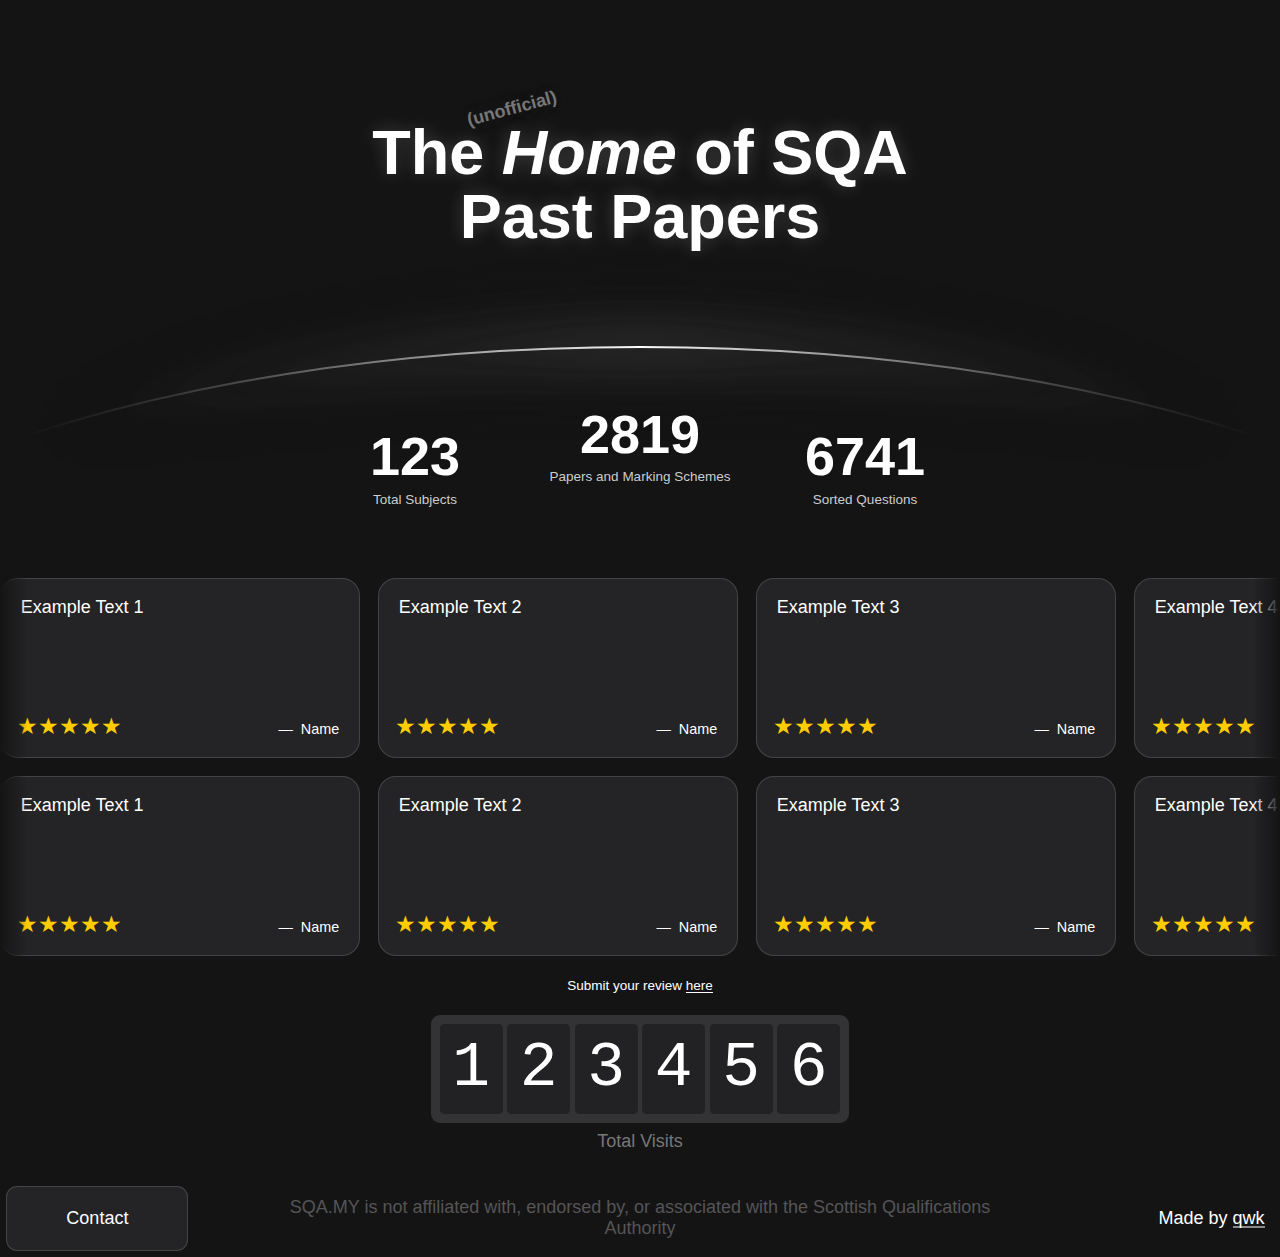
<file: index.html>
<!DOCTYPE html>
<html lang="en">
<head>
	<meta charset="UTF-8">
	<meta name="viewport" content="width=device-width, initial-scale=1.0">
	<title>SQA.MY</title>

	<style>
		:root {
			--bg: #141415;

			--glass-bg: rgba(245, 245, 255, 0.075);
			--glass-border: rgba(255, 255, 255, 0.15);

			--u: 1vw;
		}

		body {
			margin: 0;
			background: var(--bg);

			overflow-x: hidden;
		}
		#main {
			min-height: 100vh;
		}
		#hero {
			width: 100vw;
			height: calc(35 * var(--u));
			position: relative;
			margin-top: calc(3 * var(--u));
		}
		#hero h1 {
			width: calc(60 * var(--u));
			font-family: Arial;
			font-weight: 600;
			font-size: calc(7 * var(--u));
			line-height: calc(7.2 * var(--u));
			color: #fff;
			margin: 0;
			text-align: center;
			text-shadow: 0 0 calc(2 * var(--u)) #ffffff33;
			position: absolute;
			top: 50%;
			left: 50%;
			transform: translate(-50%, -50%);
		}
		#hero h1::selection, #hero h1 em::selection {
			background: #ffffff55;
		}
		#hero h1 #splash-wrapper {
			position: relative;
		}
		#hero h1 #splash {
			display: block;
			transform: rotate(-15deg);
			position: absolute;
			top: calc(-2 * var(--u));
			left: calc(-4 * var(--u));
			font-size: calc(2 * var(--u));
			line-height: calc(2.2 * var(--u));
			color: #777;
			text-shadow: 0 0 calc(2 * var(--u)) #77777733;
		}
		#hero h1 #splash::selection {
			background: #77777755;
		}

		#line {
			width: 150vw;

			position: absolute;
			top: calc(30 * var(--u));
			left: 50%;
			transform: translateX(-50%);

			z-index: -2;

			svg {
				width: 100%;
				height: auto;

				/* stroke: #777; */
				stroke-width: calc(.2 * var(--u));
				filter: drop-shadow(0 0 2vw #777)
						drop-shadow(0 0 2vw #777) 
						drop-shadow(0 0 2vw #777);
			}
		}

		#reviews-wrapper {
			--gap: calc(2 * var(--u));
			--height: calc(20 * var(--u));
			width: 100vw;
			position: relative;
			overflow-x: hidden;
			display: flex;
			flex-direction: column;
			user-select: none;
			gap: var(--gap);

			&::before, &::after {
				content: '';
				position: absolute;
				top: 0;
				width: calc(3 * var(--u));
				height: 100%;
				z-index: 10;
			}
			&::before {
				left: 0;
				background: linear-gradient(to right, #141415ff, #14141500);
			}
			&::after {
				right: 0;
				background: linear-gradient(to left, #141415ff, #14141500);
			}
			.review-row {
				overflow-x: hidden;
				display: flex;
				user-select: none;
				gap: var(--gap);

				height: var(--height);

				&:nth-of-type(even) .reviews {
					animation: marquee-scroll var(--time) linear reverse infinite;
					animation-delay: var(--delay);
				}
			}
			.reviews {
				flex-shrink: 0;
				min-width: 100%;
				display: flex;
				gap: var(--gap);
				width: fit-content;

				animation: marquee-scroll var(--time) linear infinite;
				animation-delay: var(--delay);

				.review {
					--width: calc(40 * var(--u));
					width: var(--width);
					height: var(--height);
					box-sizing: border-box;
					background: var(--glass-bg);
					border: calc(.2 * var(--u)) solid var(--glass-border);
					border-radius: calc(2 * var(--u));
					position: relative;

					p {
						font-family: Arial;
						color: #fff;
						font-size: calc(var(--height) * 0.1);
						width: calc(var(--width) * 0.8);
						height: calc(var(--height) * 0.5);
						margin: 0;
						position: absolute;
						top: calc(var(--height) * 0.1);
						left: calc(var(--height) * 0.11);
					}
					h2 {
						font-weight: 500;
						font-family: Arial;
						color: #fff;
						text-align: right;
						font-size: calc(var(--height) * 0.08);
						width: calc(var(--width) * 0.5);
						height: calc(var(--height) * 0.1);
						margin: 0;
						position: absolute;
						bottom: calc(var(--height) * 0.1);
						right: calc(var(--height) * 0.11);
					}
					span.rating {
						font-family: monospace;
						color: #fff;
						color: #ffcc00;
						font-size: calc(var(--height) * 0.125);
						width: calc(var(--width) * 0.3);
						height: calc(var(--height) * 0.15);
						margin: 0;
						position: absolute;
						bottom: calc(var(--height) * 0.095);
						left: calc(var(--height) * 0.09);
					}
				}
			}
		}
		@keyframes marquee-scroll {
			0% {
				transform: translateX(0);
			}
			100% {
				transform: translateX(calc(-100% - var(--gap)));
			}
		}

		#submit-review {
			width: 100%;
			height: calc(4 * var(--u));
			line-height: calc(4 * var(--u));
			font-size: calc(1.5 * var(--u));

			text-align: center;
			color: #fff;
			font-family: Arial;
			font-weight: 500;
		}

		#visit-counter {
			width: 100vw;
			padding-bottom: calc(4 * var(--u));

			position: relative;			
			
			.digits {
				--padding: calc(1 * var(--u));
				background: #333335;

				width: min-content;
				margin: 0 auto;

				border-radius: calc(1 * var(--u));
				padding: var(--padding);
				display: flex;
				gap: calc(.5 * var(--u));

				.digit {
					--digit: 0;

					display: flex;
					flex-direction: column;

					height: calc(10 * var(--u));
					gap: var(--padding);

					overflow: hidden;

					p {
						transform: translateY(calc((-100% - var(--padding)) * var(--digit)));
						transition: 1s;

						border-radius: calc(.5 * var(--u));
						width: calc(7 * var(--u));
						height: calc(10 * var(--u));
						line-height: calc(10 * var(--u));

						background: #222224;

						color: #fff;
						text-align: center;
						font-family: monospace;
						font-size: calc(7 * var(--u));
						margin: 0;

						user-select: none;
					}
				}
			}
			h2 {
				width: 100%;
				height: max-content;

				margin: 0;
				margin-top: calc(1 * var(--u));

				font-size: calc(2 * var(--u));
				line-height: calc(2 * var(--u));
				text-align: center;
				font-family: Arial;
				color: #777;

				font-weight: 500;
			}
		}

		#metrics {
			margin: calc(3 * 1vw) 0 calc(2 * var(--u)) 0;

			width: 100vw;
			height: calc(20 * var(--u));

			display: flex;
			align-items: center;
			justify-content: center;

			.metric {
				width: calc(25 * var(--u));

				h1, p {
					width: 100%;
					height: max-content;

					text-align: center;
					font-family: Arial;

					margin: 0;
				}
				h1 {
					color: #fff;
					font-size: calc(6 * var(--u));
					line-height: calc(5 * var(--u));
				}
				p {
					margin-top: calc(1.5 * var(--u));
					color: #ccc;
					font-size: calc(1.5 * var(--u));
					line-height: calc(1.5 * var(--u));
				}
			}
			.middle-metric {
				margin-bottom: calc(5 * var(--u));
			}
		}

		.underlined {
			color: #fff;
			font-family: Arial;
			font-weight: 500;
			position: relative;
			transition: .2s;
			z-index: 2;
			text-decoration: none;
		}
		.underline {
			--widen: 0%;
			--fix: 0%;
			width: calc(100% + var(--widen));
			transform: translateX(calc(-100% + var(--fix)));
			height: 1px;
			background: #fff;
			position: absolute;
			bottom: 0;
			transition: .2s;
			z-index: -1;
		}
		.underlined:hover {
			color: #000;
		}
		.underlined:hover .underline {
			height: 100%;
		}
		.underlined::selection {
			background: #ffffff55;
		}

		#footer {
			height: max-content;
			width: 99vw;
			margin: 0 .5vw;
			margin-bottom: .5vw;

			display: grid;
			grid-template-columns: calc(20 * var(--u)) auto calc(20 * var(--u));
			gap: .5vw;

			#contact {
				background: var(--glass-bg);
				border: calc(.1 * var(--u)) solid var(--glass-border);
				border-radius: calc(1.25 * var(--u));

				width: 100%;
				height: calc(7 * var(--u));
				line-height: calc(6.9 * var(--u));
				font-size: calc(2 * var(--u));

				color: #fff;
				font-family: Arial;
				text-decoration: none;

				text-align: center;
			}
			div {
				position: relative;
				width: 100%;
				height: 100%;
			}
			h2 {
				width: 80%;

				margin: 0;
				text-align: center;

				position: absolute;
				top: 50%;
				left: 50%;
				transform: translate(-50%, -50%);

				font-size: calc(2 * var(--u));
				color: #555;
				font-family: Arial;
				font-weight: 500;
			}
			h3 {
				margin: 0;
				text-align: center;

				position: absolute;
				top: 50%;
				right: calc(1 * var(--u));
				transform: translateY(-50%);

				font-size: calc(2 * var(--u));
				color: #fff;
				font-family: Arial;
				font-weight: 500;
			}
		}

		@media only screen and (min-width: 100vh) {
			:root {
				--u: 1vh;
			}
			#line {
				top: calc((30 * var(--u)) - (5 * (1vw - 1vh)));

				svg {
					stroke-width: calc((.15 * var(--u)) - (0.07 * (1vw - 1vh)));
				}
			}
		}
	</style>
</head>
<body>
	<div id="main">
		<div id="hero">
			<h1>The <span id="splash-wrapper"><span id="splash">(unofficial)</span><em>Home</em></span> of SQA Past Papers</h1>
		</div>
		<div id="line">
			<div>
				<svg xmlns="http://www.w3.org/2000/svg" viewBox="0 0 1000 200">
					<defs>
						<linearGradient id="lineGradient" x1="0%" y1="0%" x2="100%" y2="0%">
							<stop offset="17.5%" stop-color="#7770" />
							<stop offset="50%" stop-color="#fff" />
							<stop offset="82.5%" stop-color="#7770" />
						</linearGradient>
					</defs>
					<ellipse
						cx="500"
						cy="250"
						rx="500"
						ry="200"
						stroke="url(#lineGradient)"
						fill="none"
					/>
				</svg>
			</div>
		</div>
		<div id="metrics">
			<div class="metric">
				<h1>123</h1>
				<p>Total Subjects</p>
			</div>
			<div class="metric middle-metric">
				<h1>2819</h1>
				<p>Papers and Marking Schemes</p>
			</div>
			<div class="metric">
				<h1>6741</h1>
				<p>Sorted Questions</p>
			</div>
		</div>
		<div id="reviews-wrapper" style="--time: 20s;">
			<div class="review-row" style="--delay: 0s;">
				<div class="reviews">
					<div class="review">
						<p>Example Text 1</p>
						<h2>&mdash;&nbsp; Name</h2>
						<span class="rating">&#9733;&#9733;&#9733;&#9733;&#9733;</span>
					</div>
					<div class="review">
						<p>Example Text 2</p>
						<h2>&mdash;&nbsp; Name</h2>
						<span class="rating">&#9733;&#9733;&#9733;&#9733;&#9733;</span>
					</div>
					<div class="review">
						<p>Example Text 3</p>
						<h2>&mdash;&nbsp; Name</h2>
						<span class="rating">&#9733;&#9733;&#9733;&#9733;&#9733;</span>
					</div>
					<div class="review">
						<p>Example Text 4</p>
						<h2>&mdash;&nbsp; Name</h2>
						<span class="rating">&#9733;&#9733;&#9733;&#9733;&#9733;</span>
					</div>
					<div class="review">
						<p>Example Text 5</p>
						<h2>&mdash;&nbsp; Name</h2>
						<span class="rating">&#9733;&#9733;&#9733;&#9733;&#9733;</span>
					</div>
				</div>
				<div class="reviews">
					<div class="review">
						<p>Example Text 1</p>
						<h2>&mdash;&nbsp; Name</h2>
						<span class="rating">&#9733;&#9733;&#9733;&#9733;&#9733;</span>
					</div>
					<div class="review">
						<p>Example Text 2</p>
						<h2>&mdash;&nbsp; Name</h2>
						<span class="rating">&#9733;&#9733;&#9733;&#9733;&#9733;</span>
					</div>
					<div class="review">
						<p>Example Text 3</p>
						<h2>&mdash;&nbsp; Name</h2>
						<span class="rating">&#9733;&#9733;&#9733;&#9733;&#9733;</span>
					</div>
					<div class="review">
						<p>Example Text 4</p>
						<h2>&mdash;&nbsp; Name</h2>
						<span class="rating">&#9733;&#9733;&#9733;&#9733;&#9733;</span>
					</div>
					<div class="review">
						<p>Example Text 5</p>
						<h2>&mdash;&nbsp; Name</h2>
						<span class="rating">&#9733;&#9733;&#9733;&#9733;&#9733;</span>
					</div>
				</div>
			</div>
			<div class="review-row" style="--delay: 0s;">
				<div class="reviews">
					<div class="review">
						<p>Example Text 1</p>
						<h2>&mdash;&nbsp; Name</h2>
						<span class="rating">&#9733;&#9733;&#9733;&#9733;&#9733;</span>
					</div>
					<div class="review">
						<p>Example Text 2</p>
						<h2>&mdash;&nbsp; Name</h2>
						<span class="rating">&#9733;&#9733;&#9733;&#9733;&#9733;</span>
					</div>
					<div class="review">
						<p>Example Text 3</p>
						<h2>&mdash;&nbsp; Name</h2>
						<span class="rating">&#9733;&#9733;&#9733;&#9733;&#9733;</span>
					</div>
					<div class="review">
						<p>Example Text 4</p>
						<h2>&mdash;&nbsp; Name</h2>
						<span class="rating">&#9733;&#9733;&#9733;&#9733;&#9733;</span>
					</div>
					<div class="review">
						<p>Example Text 5</p>
						<h2>&mdash;&nbsp; Name</h2>
						<span class="rating">&#9733;&#9733;&#9733;&#9733;&#9733;</span>
					</div>
				</div>
				<div class="reviews">
					<div class="review">
						<p>Example Text 1</p>
						<h2>&mdash;&nbsp; Name</h2>
						<span class="rating">&#9733;&#9733;&#9733;&#9733;&#9733;</span>
					</div>
					<div class="review">
						<p>Example Text 2</p>
						<h2>&mdash;&nbsp; Name</h2>
						<span class="rating">&#9733;&#9733;&#9733;&#9733;&#9733;</span>
					</div>
					<div class="review">
						<p>Example Text 3</p>
						<h2>&mdash;&nbsp; Name</h2>
						<span class="rating">&#9733;&#9733;&#9733;&#9733;&#9733;</span>
					</div>
					<div class="review">
						<p>Example Text 4</p>
						<h2>&mdash;&nbsp; Name</h2>
						<span class="rating">&#9733;&#9733;&#9733;&#9733;&#9733;</span>
					</div>
					<div class="review">
						<p>Example Text 5</p>
						<h2>&mdash;&nbsp; Name</h2>
						<span class="rating">&#9733;&#9733;&#9733;&#9733;&#9733;</span>
					</div>
				</div>
			</div>
		</div>
		<h2 id="submit-review">Submit your review <span><a class="underlined" href="/review" target="_blank">here<span class="underline" style="--widen: 0%; --fix: 0%;"></span></a></span></h2>
		<div id="visit-counter">
			<div class="digits">
				<div class="digit" style="--digit: 0;">
					<p>0</p><p>1</p><p>2</p><p>3</p><p>4</p><p>5</p><p>6</p><p>7</p><p>8</p><p>9</p>
				</div>
				<div class="digit" style="--digit: 0;">
					<p>0</p><p>1</p><p>2</p><p>3</p><p>4</p><p>5</p><p>6</p><p>7</p><p>8</p><p>9</p>
				</div>
				<div class="digit" style="--digit: 0;">
					<p>0</p><p>1</p><p>2</p><p>3</p><p>4</p><p>5</p><p>6</p><p>7</p><p>8</p><p>9</p>
				</div>
				<div class="digit" style="--digit: 0;">
					<p>0</p><p>1</p><p>2</p><p>3</p><p>4</p><p>5</p><p>6</p><p>7</p><p>8</p><p>9</p>
				</div>
				<div class="digit" style="--digit: 0;">
					<p>0</p><p>1</p><p>2</p><p>3</p><p>4</p><p>5</p><p>6</p><p>7</p><p>8</p><p>9</p>
				</div>
				<div class="digit" style="--digit: 0;">
					<p>0</p><p>1</p><p>2</p><p>3</p><p>4</p><p>5</p><p>6</p><p>7</p><p>8</p><p>9</p>
				</div>
			</div>
			<h2>Total Visits</h2>
		</div>
	</div>
	<div id="footer">
		<a id="contact" href="#">Contact</a>
		<div><h2>SQA.MY is not affiliated with, endorsed by, or associated with the Scottish Qualifications Authority</h2></div>
		<div><h3>Made by <span><a class="underlined" href="https://qwkdev.github.io" target="_blank">qwk<span class="underline"></span></a></span></h3></div>
	</div>
	
	<script>
		const reviewsWrapper = document.getElementById('reviews-wrapper');
		Array.from(reviewsWrapper.querySelectorAll('.review-row')).forEach(e => {
			e.style.setProperty('--delay', String(-1 * Math.random() * parseFloat(reviewsWrapper.style.getPropertyValue('--time'))) + 's');
		});

		function setCounter(counter, value) {
			const digits = Array.from(counter.querySelectorAll('.digit'));
			const newValue = (String(value).padStart(digits, '0')).slice(-digits.length);

			digits.forEach((e, i) => {
				e.style.setProperty('--digit', parseInt(newValue[i]));
			});
		}

		const visitDigits = document.getElementById('visit-counter').querySelector('.digits');
		function updateVisitCounter() {
			fetch('https://qwk.pythonanywhere.com/totalv/sqa', { method: 'GET' })
				.then(response => response.json())
				.then(data => {
					setCounter(visitDigits, data['visits']);
				})
				.catch(error => {
					setCounter(visitDigits, 0);
					console.error('Error fetching total visits:', error)
				});
		}

		// setInterval(() => updateVisitCounter(), 10000);
		// updateVisitCounter();
		setTimeout(() => setCounter(visitDigits, 123456), 500);
	</script>
</body>
</html>
</file>
